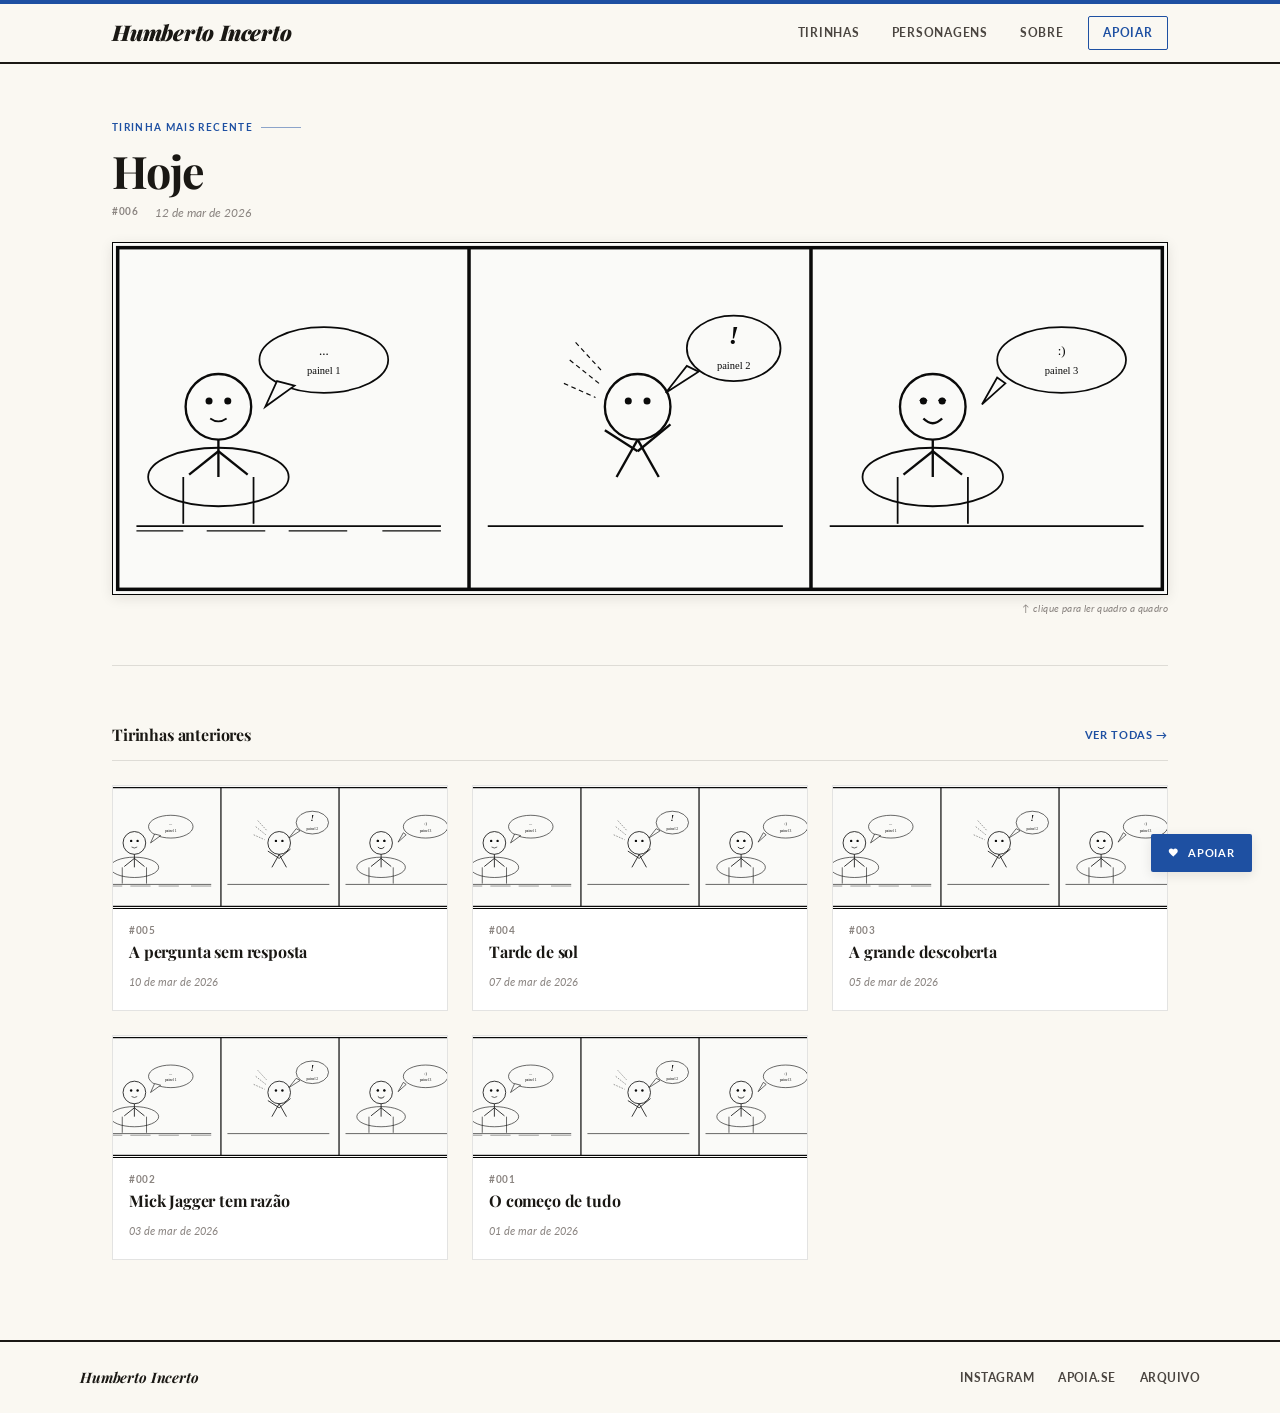
<file: index.html>
<!DOCTYPE html>
<html lang="pt-BR">
<head>
  <meta charset="UTF-8">
  <meta name="viewport" content="width=device-width, initial-scale=1.0">
  <meta name="description" content="Humberto Incerto — tirinha brasileira feita à mão.">
  <meta property="og:type" content="website">
  <meta property="og:title" content="Humberto Incerto">
  <meta property="og:description" content="Tirinha brasileira feita à mão.">
  <title>Humberto Incerto</title>
  <link rel="preconnect" href="https://fonts.googleapis.com">
  <link rel="preconnect" href="https://fonts.gstatic.com" crossorigin>
  <link href="https://fonts.googleapis.com/css2?family=Playfair+Display:ital,wght@0,400;0,700;0,900;1,400;1,700&family=Lato:ital,wght@0,300;0,400;0,700;1,300;1,400&display=swap" rel="stylesheet">
  <link rel="stylesheet" href="css/style.css">
</head>
<body data-page="home">

  <!-- ── Header / Masthead ── -->
  <header class="site-header" role="banner">
    <div class="header-inner">
      <a href="index.html" class="site-logo" aria-label="Humberto Incerto — página inicial">
        Humberto Incerto
      </a>
      <nav class="site-nav" aria-label="Navegação principal">
        <a href="arquivo.html" class="nav-link">Tirinhas</a>
        <a href="personagens.html" class="nav-link">Personagens</a>
        <a href="sobre.html" class="nav-link">Sobre</a>
        <a href="https://apoia.se/humbertoincerto" class="nav-link nav-apoiar" target="_blank" rel="noopener noreferrer">Apoiar</a>
      </nav>
    </div>
  </header>

  <!-- ── Conteúdo principal ── -->
  <main class="main-content">
    <div class="home-page">

      <!-- Estado de loading -->
      <div id="loading-state" class="loading-state" role="status" aria-live="polite">
        <div class="ink-loader" aria-hidden="true"></div>
        <span class="loading-text">Carregando...</span>
      </div>

      <!-- Estado de erro -->
      <div id="error-state" class="error-state" hidden>
        <h2>Ops.</h2>
        <p>Não foi possível carregar as tirinhas.</p>
      </div>

      <!-- ── Hero: tirinha mais recente em destaque ── -->
      <section id="hero-section" class="hero-section" hidden aria-label="Tirinha mais recente">
        <!-- Preenchido via JS -->
      </section>

      <!-- ── Grid: tirinhas anteriores ── -->
      <section id="grid-section" class="grid-section" hidden aria-label="Tirinhas anteriores">
        <h2 class="section-heading">
          Tirinhas anteriores
          <a href="arquivo.html">Ver todas →</a>
        </h2>
        <div id="strips-grid" class="strips-grid" aria-label="Grade de tirinhas"></div>

        <!-- Paginação do grid -->
        <nav id="grid-pagination" class="grid-pagination" hidden aria-label="Paginação">
          <button type="button" id="grid-prev" class="grid-page-btn disabled" aria-label="Página anterior">
            ← Anteriores
          </button>
          <span id="grid-page-info" class="grid-page-info" aria-live="polite"></span>
          <button type="button" id="grid-next" class="grid-page-btn" aria-label="Próxima página">
            Próximas →
          </button>
        </nav>
      </section>

    </div><!-- /.home-page -->
  </main>

  <!-- ── Botão fixo de apoio ── -->
  <a
    href="https://apoia.se/humbertoincerto"
    class="apoiar-btn"
    target="_blank"
    rel="noopener noreferrer"
    aria-label="Apoiar Humberto Incerto no Apoia.se"
  >
    <!-- Ícone de coração -->
    <svg viewBox="0 0 16 16" fill="currentColor" aria-hidden="true">
      <path d="M8 13.5l-1.1-1C3 9.1 1 7.3 1 5.2 1 3.4 2.4 2 4.2 2c1 0 2 .5 2.8 1.3.8-.8 1.8-1.3 2.8-1.3C11.6 2 13 3.4 13 5.2c0 2.1-2 3.9-5.9 7.3L8 13.5z"/>
    </svg>
    Apoiar
  </a>

  <!-- ── Footer ── -->
  <footer class="site-footer" role="contentinfo">
    <div class="footer-inner">
      <span class="footer-brand">Humberto Incerto</span>
      <div class="footer-links">
        <a href="https://instagram.com/humbertoincerto" class="footer-link" target="_blank" rel="noopener noreferrer">Instagram</a>
        <a href="https://apoia.se/humbertoincerto" class="footer-link" target="_blank" rel="noopener noreferrer">Apoia.se</a>
        <a href="arquivo.html" class="footer-link">Arquivo</a>
      </div>
    </div>
  </footer>

  <script src="js/app.js"></script>
</body>
</html>
</file>
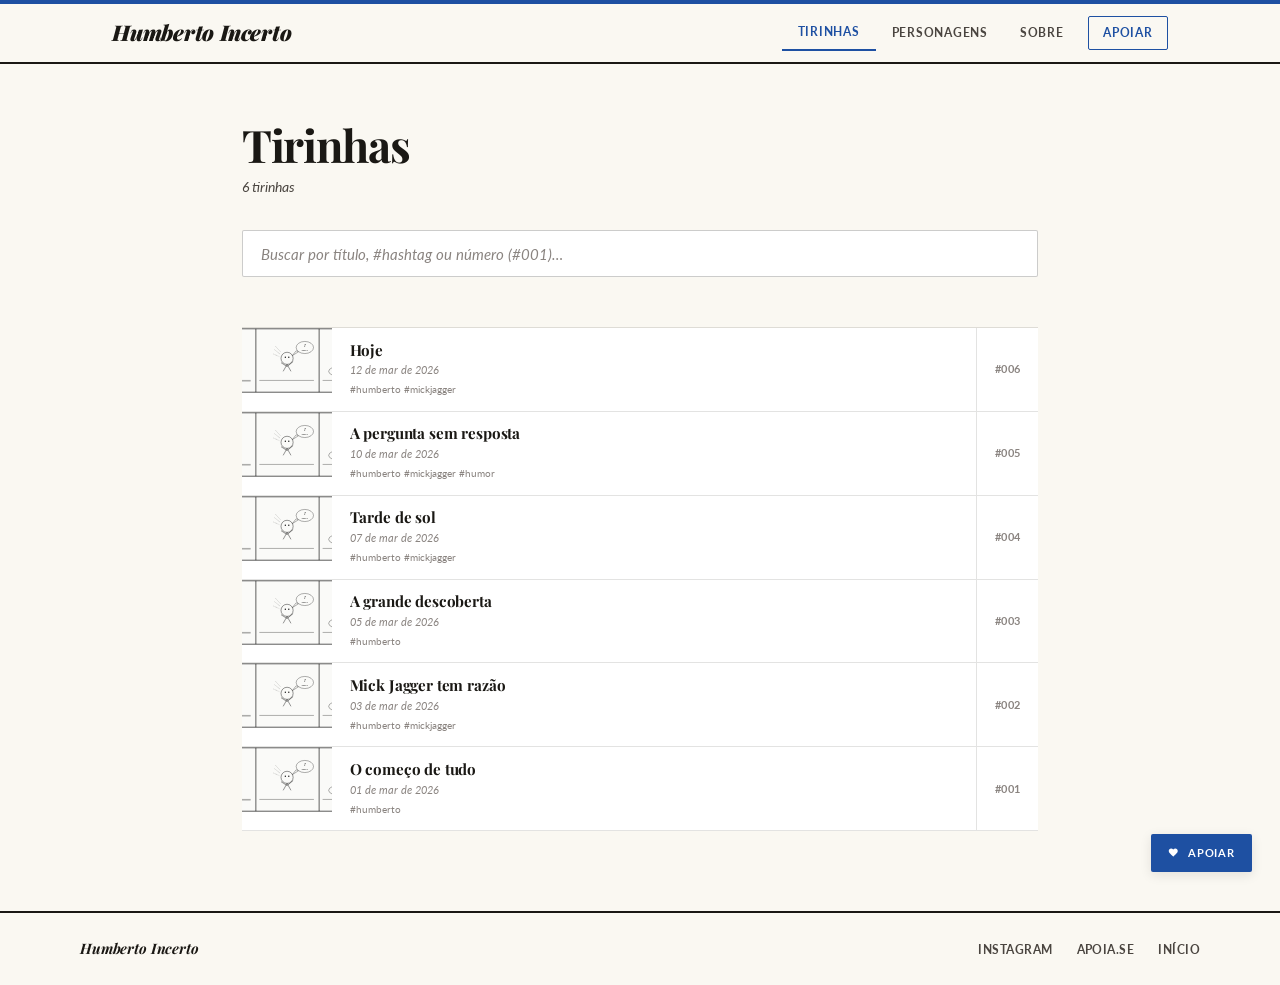
<file: arquivo.html>
<!DOCTYPE html>
<html lang="pt-BR">
<head>
  <meta charset="UTF-8">
  <meta name="viewport" content="width=device-width, initial-scale=1.0">
  <meta name="description" content="Todas as tirinhas de Humberto Incerto publicadas até hoje.">
  <title>Tirinhas — Humberto Incerto</title>
  <link rel="preconnect" href="https://fonts.googleapis.com">
  <link rel="preconnect" href="https://fonts.gstatic.com" crossorigin>
  <link href="https://fonts.googleapis.com/css2?family=Playfair+Display:ital,wght@0,400;0,700;0,900;1,400;1,700&family=Lato:ital,wght@0,300;0,400;0,700;1,300;1,400&display=swap" rel="stylesheet">
  <link rel="stylesheet" href="css/style.css">
</head>
<body data-page="archive">

  <!-- ── Header / Masthead ── -->
  <header class="site-header" role="banner">
    <div class="header-inner">
      <a href="index.html" class="site-logo" aria-label="Humberto Incerto — página inicial">
        Humberto Incerto
      </a>
      <nav class="site-nav" aria-label="Navegação principal">
        <a href="arquivo.html" class="nav-link active" aria-current="page">Tirinhas</a>
        <a href="personagens.html" class="nav-link">Personagens</a>
        <a href="sobre.html" class="nav-link">Sobre</a>
        <a href="https://apoia.se/humbertoincerto" class="nav-link nav-apoiar" target="_blank" rel="noopener noreferrer">Apoiar</a>
      </nav>
    </div>
  </header>

  <!-- ── Conteúdo principal ── -->
  <main class="main-content">
    <div class="archive-page">

      <!-- Cabeçalho da página -->
      <div class="page-header">
        <h1>Tirinhas</h1>
        <p class="page-subtitle" id="archive-total"></p>
      </div>

      <!-- Loading -->
      <div id="archive-loading" class="loading-state" role="status" aria-live="polite">
        <div class="ink-loader" aria-hidden="true"></div>
        <span class="loading-text">Carregando arquivo...</span>
      </div>

      <!-- Pesquisa -->
      <div class="archive-search-wrap">
        <input
          type="search"
          id="archive-search"
          class="archive-search"
          placeholder="Buscar por título, #hashtag ou número (#001)…"
          aria-label="Pesquisar tirinhas"
          autocomplete="off"
        >
        <p class="archive-search-results" id="archive-search-results" aria-live="polite"></p>
      </div>

      <!-- Lista de tirinhas -->
      <div id="archive-list" class="archive-list" aria-label="Todas as tirinhas"></div>

      <!-- Paginação -->
      <div id="archive-pagination" class="archive-pagination" hidden>
        <button type="button" id="page-prev" class="pagination-btn disabled" aria-label="Página anterior">
          ← Anterior
        </button>
        <span id="page-info" class="pagination-info"></span>
        <button type="button" id="page-next" class="pagination-btn" aria-label="Próxima página">
          Próxima →
        </button>
      </div>

    </div><!-- /.archive-page -->
  </main>

  <!-- ── Botão fixo de apoio ── -->
  <a
    href="https://apoia.se/humbertoincerto"
    class="apoiar-btn"
    target="_blank"
    rel="noopener noreferrer"
    aria-label="Apoiar Humberto Incerto no Apoia.se"
  >
    <svg viewBox="0 0 16 16" fill="currentColor" aria-hidden="true">
      <path d="M8 13.5l-1.1-1C3 9.1 1 7.3 1 5.2 1 3.4 2.4 2 4.2 2c1 0 2 .5 2.8 1.3.8-.8 1.8-1.3 2.8-1.3C11.6 2 13 3.4 13 5.2c0 2.1-2 3.9-5.9 7.3L8 13.5z"/>
    </svg>
    Apoiar
  </a>

  <!-- ── Footer ── -->
  <footer class="site-footer" role="contentinfo">
    <div class="footer-inner">
      <span class="footer-brand">Humberto Incerto</span>
      <div class="footer-links">
        <a href="https://instagram.com/humbertoincerto" class="footer-link" target="_blank" rel="noopener noreferrer">Instagram</a>
        <a href="https://apoia.se/humbertoincerto" class="footer-link" target="_blank" rel="noopener noreferrer">Apoia.se</a>
        <a href="index.html" class="footer-link">Início</a>
      </div>
    </div>
  </footer>

  <script src="js/app.js"></script>
</body>
</html>
</file>
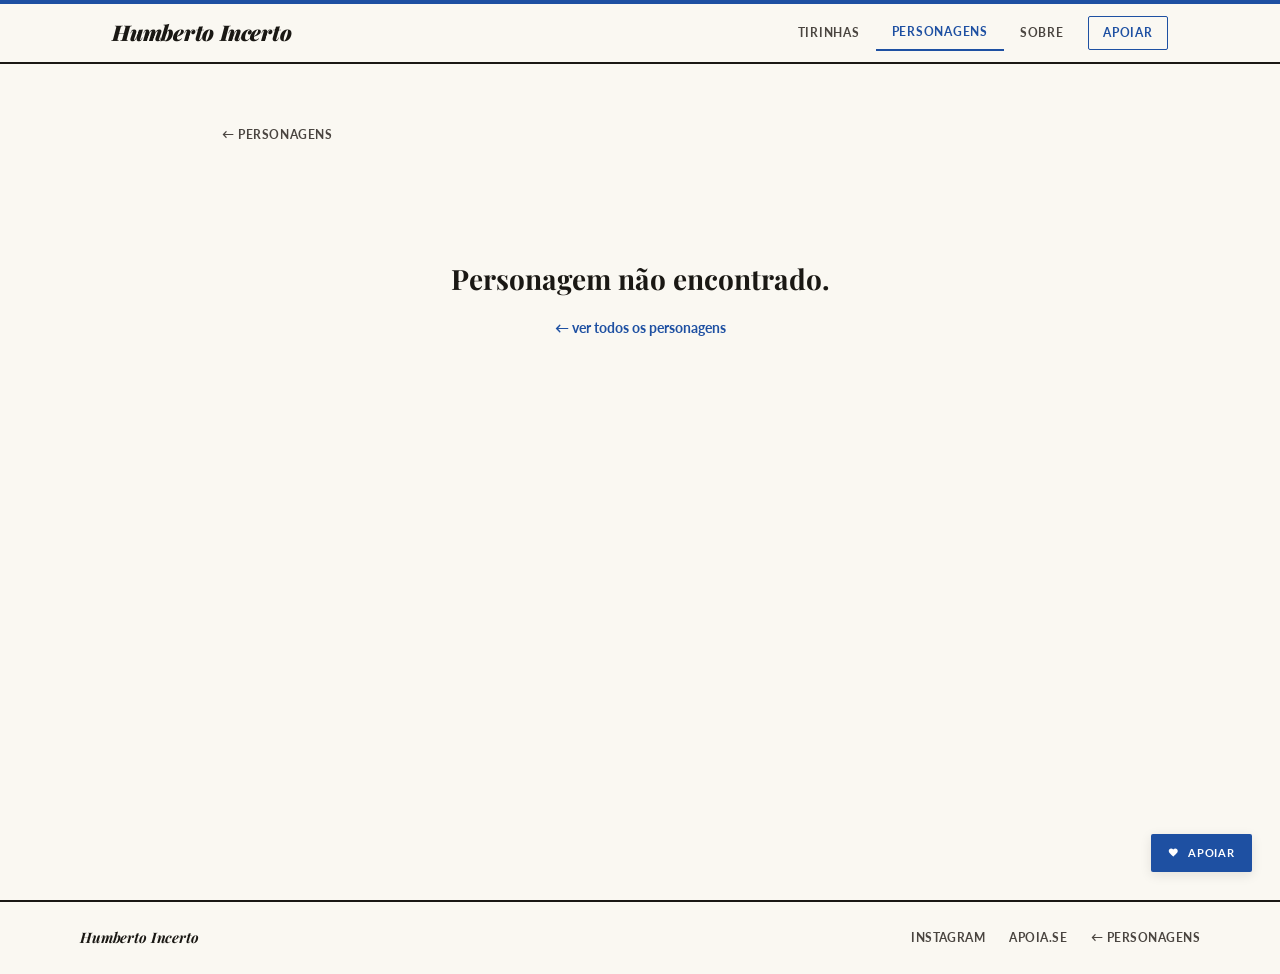
<file: personagem.html>
<!DOCTYPE html>
<html lang="pt-BR">
<head>
  <meta charset="UTF-8">
  <meta name="viewport" content="width=device-width, initial-scale=1.0">
  <meta name="description" content="Perfil do personagem — Humberto Incerto.">
  <title>Personagem — Humberto Incerto</title>
  <link rel="preconnect" href="https://fonts.googleapis.com">
  <link rel="preconnect" href="https://fonts.gstatic.com" crossorigin>
  <link href="https://fonts.googleapis.com/css2?family=Playfair+Display:ital,wght@0,400;0,700;0,900;1,400;1,700&family=Lato:ital,wght@0,300;0,400;0,700;1,300;1,400&display=swap" rel="stylesheet">
  <link rel="stylesheet" href="css/style.css">
</head>
<body data-page="personagem">

  <!-- ── Header / Masthead ── -->
  <header class="site-header" role="banner">
    <div class="header-inner">
      <a href="index.html" class="site-logo" aria-label="Humberto Incerto — página inicial">
        Humberto Incerto
      </a>
      <nav class="site-nav" aria-label="Navegação principal">
        <a href="arquivo.html" class="nav-link">Tirinhas</a>
        <a href="personagens.html" class="nav-link active" aria-current="page">Personagens</a>
        <a href="sobre.html" class="nav-link">Sobre</a>
        <a href="https://apoia.se/humbertoincerto" class="nav-link nav-apoiar" target="_blank" rel="noopener noreferrer">Apoiar</a>
      </nav>
    </div>
  </header>

  <!-- ── Conteúdo principal ── -->
  <main class="main-content">
    <div class="personagem-page">

      <!-- Botão voltar -->
      <a href="personagens.html" class="personagem-back" aria-label="Voltar para personagens">
        ← Personagens
      </a>

      <!-- Loading -->
      <div id="personagem-loading" class="loading-state" role="status" aria-live="polite">
        <div class="ink-loader" aria-hidden="true"></div>
        <span class="loading-text">Carregando...</span>
      </div>

      <!-- Conteúdo do personagem — preenchido via JS -->
      <div id="personagem-content" hidden>

        <div class="personagem-layout">

          <!-- Coluna da ilustração -->
          <div class="personagem-img-col" id="personagem-img-col">
            <!-- imagem inserida via JS -->
          </div>

          <!-- Coluna de informações -->
          <div class="personagem-info-col">

            <div class="personagem-nome" id="personagem-nome"></div>
            <div class="personagem-apelido" id="personagem-apelido"></div>

            <div class="personagem-section-label">Sobre o personagem</div>
            <p class="personagem-descricao" id="personagem-descricao"></p>

            <div class="personagem-section-label">Características</div>
            <div class="personagem-traits" id="personagem-traits"></div>

            <div class="personagem-hashtag" id="personagem-hashtag"></div>
            <div class="personagem-debut" id="personagem-debut"></div>

          </div><!-- /.personagem-info-col -->
        </div><!-- /.personagem-layout -->

      </div><!-- /#personagem-content -->

      <!-- Não encontrado -->
      <div id="personagem-not-found" class="personagem-not-found" hidden>
        <h2>Personagem não encontrado.</h2>
        <p><a href="personagens.html">← ver todos os personagens</a></p>
      </div>

    </div><!-- /.personagem-page -->
  </main>

  <!-- ── Botão fixo de apoio ── -->
  <a
    href="https://apoia.se/humbertoincerto"
    class="apoiar-btn"
    target="_blank"
    rel="noopener noreferrer"
    aria-label="Apoiar Humberto Incerto no Apoia.se"
  >
    <svg viewBox="0 0 16 16" fill="currentColor" aria-hidden="true">
      <path d="M8 13.5l-1.1-1C3 9.1 1 7.3 1 5.2 1 3.4 2.4 2 4.2 2c1 0 2 .5 2.8 1.3.8-.8 1.8-1.3 2.8-1.3C11.6 2 13 3.4 13 5.2c0 2.1-2 3.9-5.9 7.3L8 13.5z"/>
    </svg>
    Apoiar
  </a>

  <!-- ── Footer ── -->
  <footer class="site-footer" role="contentinfo">
    <div class="footer-inner">
      <span class="footer-brand">Humberto Incerto</span>
      <div class="footer-links">
        <a href="https://instagram.com/humbertoincerto" class="footer-link" target="_blank" rel="noopener noreferrer">Instagram</a>
        <a href="https://apoia.se/humbertoincerto" class="footer-link" target="_blank" rel="noopener noreferrer">Apoia.se</a>
        <a href="personagens.html" class="footer-link">← Personagens</a>
      </div>
    </div>
  </footer>

  <script src="js/app.js"></script>
</body>
</html>
</file>
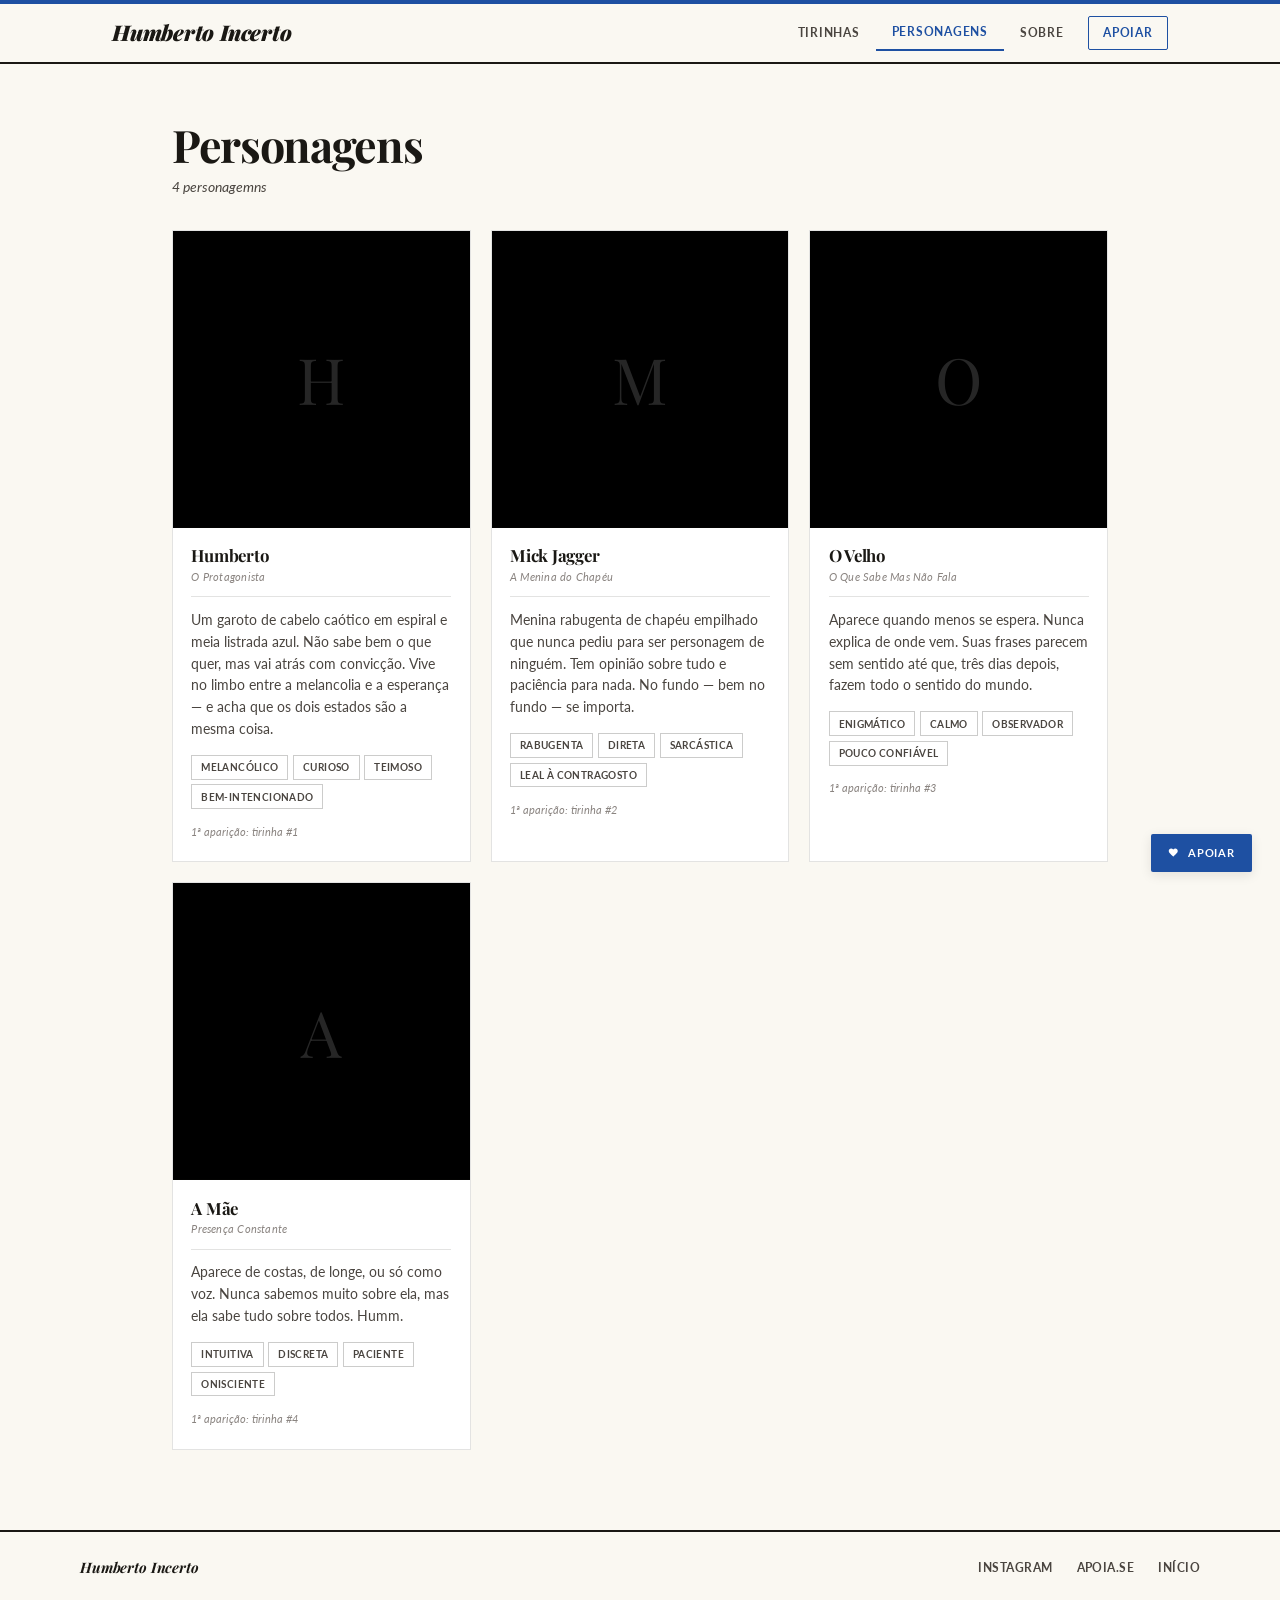
<file: personagens.html>
<!DOCTYPE html>
<html lang="pt-BR">
<head>
  <meta charset="UTF-8">
  <meta name="viewport" content="width=device-width, initial-scale=1.0">
  <meta name="description" content="Conheça os personagens de Humberto Incerto.">
  <title>Personagens — Humberto Incerto</title>
  <link rel="preconnect" href="https://fonts.googleapis.com">
  <link rel="preconnect" href="https://fonts.gstatic.com" crossorigin>
  <link href="https://fonts.googleapis.com/css2?family=Playfair+Display:ital,wght@0,400;0,700;0,900;1,400;1,700&family=Lato:ital,wght@0,300;0,400;0,700;1,300;1,400&display=swap" rel="stylesheet">
  <link rel="stylesheet" href="css/style.css">
</head>
<body data-page="personagens">

  <!-- ── Header / Masthead ── -->
  <header class="site-header" role="banner">
    <div class="header-inner">
      <a href="index.html" class="site-logo" aria-label="Humberto Incerto — página inicial">
        Humberto Incerto
      </a>
      <nav class="site-nav" aria-label="Navegação principal">
        <a href="arquivo.html" class="nav-link">Tirinhas</a>
        <a href="personagens.html" class="nav-link active" aria-current="page">Personagens</a>
        <a href="sobre.html" class="nav-link">Sobre</a>
        <a href="https://apoia.se/humbertoincerto" class="nav-link nav-apoiar" target="_blank" rel="noopener noreferrer">Apoiar</a>
      </nav>
    </div>
  </header>

  <!-- ── Conteúdo principal ── -->
  <main class="main-content">
    <div class="characters-page">

      <!-- Cabeçalho da página -->
      <div class="page-header">
        <h1>Personagens</h1>
        <p class="page-subtitle" id="characters-total"></p>
      </div>

      <!-- Loading -->
      <div id="characters-loading" class="loading-state" role="status" aria-live="polite">
        <div class="ink-loader" aria-hidden="true"></div>
        <span class="loading-text">Carregando personagens...</span>
      </div>

      <!-- Grid de personagens — preenchido via JS -->
      <div id="characters-grid" class="characters-grid" aria-label="Personagens de Humberto Incerto"></div>

    </div><!-- /.characters-page -->
  </main>

  <!-- ── Botão fixo de apoio ── -->
  <a
    href="https://apoia.se/humbertoincerto"
    class="apoiar-btn"
    target="_blank"
    rel="noopener noreferrer"
    aria-label="Apoiar Humberto Incerto no Apoia.se"
  >
    <svg viewBox="0 0 16 16" fill="currentColor" aria-hidden="true">
      <path d="M8 13.5l-1.1-1C3 9.1 1 7.3 1 5.2 1 3.4 2.4 2 4.2 2c1 0 2 .5 2.8 1.3.8-.8 1.8-1.3 2.8-1.3C11.6 2 13 3.4 13 5.2c0 2.1-2 3.9-5.9 7.3L8 13.5z"/>
    </svg>
    Apoiar
  </a>

  <!-- ── Footer ── -->
  <footer class="site-footer" role="contentinfo">
    <div class="footer-inner">
      <span class="footer-brand">Humberto Incerto</span>
      <div class="footer-links">
        <a href="https://instagram.com/humbertoincerto" class="footer-link" target="_blank" rel="noopener noreferrer">Instagram</a>
        <a href="https://apoia.se/humbertoincerto" class="footer-link" target="_blank" rel="noopener noreferrer">Apoia.se</a>
        <a href="index.html" class="footer-link">Início</a>
      </div>
    </div>
  </footer>

  <script src="js/app.js"></script>
</body>
</html>
</file>
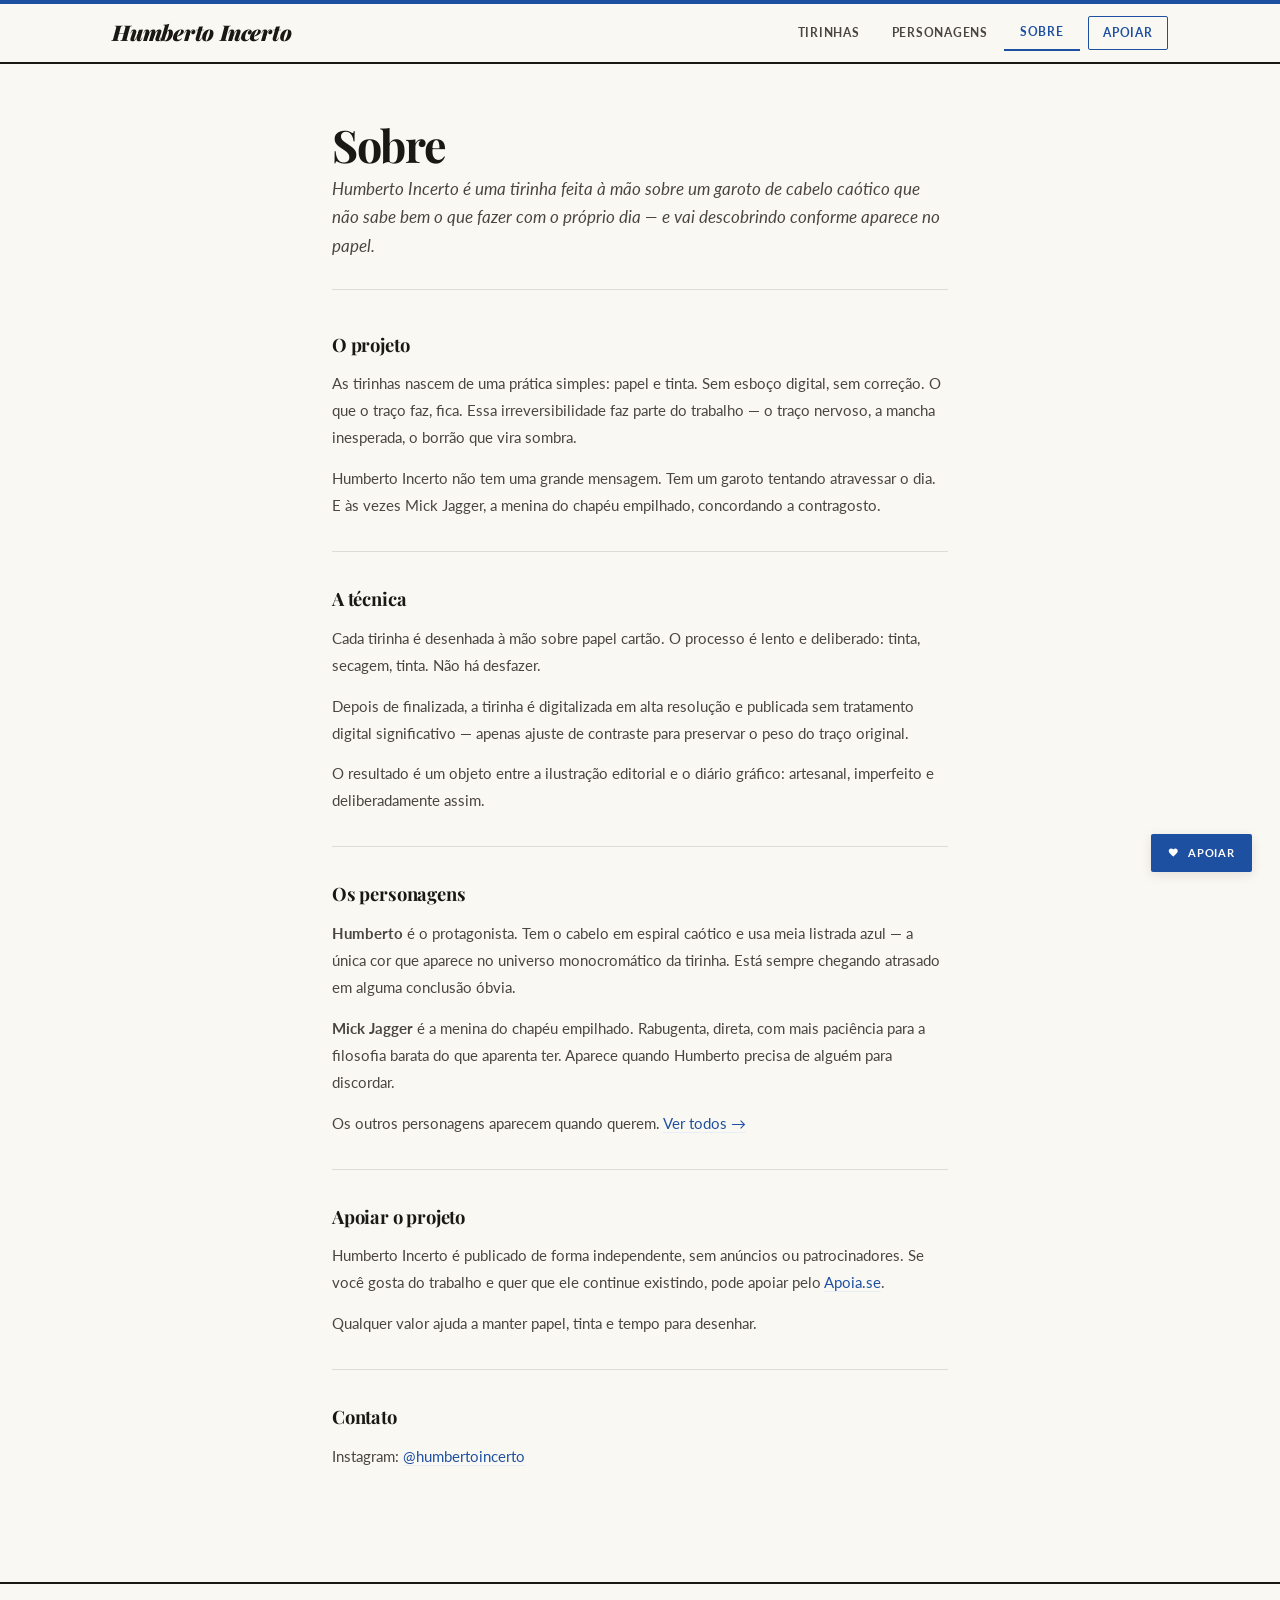
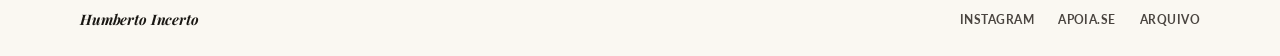
<file: sobre.html>
<!DOCTYPE html>
<html lang="pt-BR">
<head>
  <meta charset="UTF-8">
  <meta name="viewport" content="width=device-width, initial-scale=1.0">
  <meta name="description" content="Sobre Humberto Incerto — tirinha brasileira feita à mão.">
  <title>Sobre — Humberto Incerto</title>
  <link rel="preconnect" href="https://fonts.googleapis.com">
  <link rel="preconnect" href="https://fonts.gstatic.com" crossorigin>
  <link href="https://fonts.googleapis.com/css2?family=Playfair+Display:ital,wght@0,400;0,700;0,900;1,400;1,700&family=Lato:ital,wght@0,300;0,400;0,700;1,300;1,400&display=swap" rel="stylesheet">
  <link rel="stylesheet" href="css/style.css">
</head>
<body data-page="sobre">

  <!-- ── Header / Masthead ── -->
  <header class="site-header" role="banner">
    <div class="header-inner">
      <a href="index.html" class="site-logo" aria-label="Humberto Incerto — página inicial">
        Humberto Incerto
      </a>
      <nav class="site-nav" aria-label="Navegação principal">
        <a href="arquivo.html" class="nav-link">Tirinhas</a>
        <a href="personagens.html" class="nav-link">Personagens</a>
        <a href="sobre.html" class="nav-link active" aria-current="page">Sobre</a>
        <a href="https://apoia.se/humbertoincerto" class="nav-link nav-apoiar" target="_blank" rel="noopener noreferrer">Apoiar</a>
      </nav>
    </div>
  </header>

  <!-- ── Conteúdo principal ── -->
  <main class="main-content">
    <article class="sobre-page">

      <h1>Sobre</h1>
      <p class="sobre-intro">
        Humberto Incerto é uma tirinha feita à mão sobre um garoto de
        cabelo caótico que não sabe bem o que fazer com o próprio dia —
        e vai descobrindo conforme aparece no papel.
      </p>

      <section class="sobre-section">
        <h2>O projeto</h2>
        <p>
          As tirinhas nascem de uma prática simples: papel e tinta.
          Sem esboço digital, sem correção. O que o traço faz, fica.
          Essa irreversibilidade faz parte do trabalho — o traço nervoso,
          a mancha inesperada, o borrão que vira sombra.
        </p>
        <p>
          Humberto Incerto não tem uma grande mensagem. Tem um garoto
          tentando atravessar o dia. E às vezes Mick Jagger, a menina do
          chapéu empilhado, concordando a contragosto.
        </p>
      </section>

      <hr class="sobre-divider">

      <section class="sobre-section">
        <h2>A técnica</h2>
        <p>
          Cada tirinha é desenhada à mão sobre papel cartão.
          O processo é lento e deliberado: tinta, secagem, tinta.
          Não há desfazer.
        </p>
        <p>
          Depois de finalizada, a tirinha é digitalizada em alta resolução
          e publicada sem tratamento digital significativo — apenas ajuste
          de contraste para preservar o peso do traço original.
        </p>
        <p>
          O resultado é um objeto entre a ilustração editorial e o diário
          gráfico: artesanal, imperfeito e deliberadamente assim.
        </p>
      </section>

      <hr class="sobre-divider">

      <section class="sobre-section">
        <h2>Os personagens</h2>
        <p>
          <strong>Humberto</strong> é o protagonista. Tem o cabelo em
          espiral caótico e usa meia listrada azul — a única cor que
          aparece no universo monocromático da tirinha. Está sempre
          chegando atrasado em alguma conclusão óbvia.
        </p>
        <p>
          <strong>Mick Jagger</strong> é a menina do chapéu empilhado.
          Rabugenta, direta, com mais paciência para a filosofia barata
          do que aparenta ter. Aparece quando Humberto precisa de alguém
          para discordar.
        </p>
        <p>
          Os outros personagens aparecem quando querem.
          <a href="personagens.html">Ver todos →</a>
        </p>
      </section>

      <hr class="sobre-divider">

      <section class="sobre-section">
        <h2>Apoiar o projeto</h2>
        <p>
          Humberto Incerto é publicado de forma independente, sem anúncios
          ou patrocinadores. Se você gosta do trabalho e quer que ele
          continue existindo, pode apoiar pelo
          <a href="https://apoia.se/humbertoincerto" target="_blank" rel="noopener noreferrer">Apoia.se</a>.
        </p>
        <p>
          Qualquer valor ajuda a manter papel, tinta e tempo para desenhar.
        </p>
      </section>

      <hr class="sobre-divider">

      <section class="sobre-section">
        <h2>Contato</h2>
        <p>
          Instagram:
          <a href="https://instagram.com/humbertoincerto" target="_blank" rel="noopener noreferrer">@humbertoincerto</a>
        </p>
      </section>

    </article>
  </main>

  <!-- ── Botão fixo de apoio ── -->
  <a
    href="https://apoia.se/humbertoincerto"
    class="apoiar-btn"
    target="_blank"
    rel="noopener noreferrer"
    aria-label="Apoiar Humberto Incerto no Apoia.se"
  >
    <svg viewBox="0 0 16 16" fill="currentColor" aria-hidden="true">
      <path d="M8 13.5l-1.1-1C3 9.1 1 7.3 1 5.2 1 3.4 2.4 2 4.2 2c1 0 2 .5 2.8 1.3.8-.8 1.8-1.3 2.8-1.3C11.6 2 13 3.4 13 5.2c0 2.1-2 3.9-5.9 7.3L8 13.5z"/>
    </svg>
    Apoiar
  </a>

  <!-- ── Footer ── -->
  <footer class="site-footer" role="contentinfo">
    <div class="footer-inner">
      <span class="footer-brand">Humberto Incerto</span>
      <div class="footer-links">
        <a href="https://instagram.com/humbertoincerto" class="footer-link" target="_blank" rel="noopener noreferrer">Instagram</a>
        <a href="https://apoia.se/humbertoincerto" class="footer-link" target="_blank" rel="noopener noreferrer">Apoia.se</a>
        <a href="arquivo.html" class="footer-link">Arquivo</a>
      </div>
    </div>
  </footer>

  <script src="js/app.js"></script>
</body>
</html>
</file>
<file: css/style.css>
/* =============================================
   HUMBERTO INCERTO — CSS
   Identidade Editorial · Artesanal & Moderno
   Referências: The New Yorker, Peanuts.com,
   quadrinistas independentes europeus
   ============================================= */

/* ── Fontes do Google Fonts ──
   Playfair Display: títulos, logotipo, elementos editoriais
   Lato: corpo de texto, nav, legendas                        */
@import url('https://fonts.googleapis.com/css2?family=Playfair+Display:ital,wght@0,400;0,700;0,900;1,400;1,700&family=Lato:ital,wght@0,300;0,400;0,700;1,300;1,400&display=swap');

/* ── Reset & Base ── */
*, *::before, *::after {
  box-sizing: border-box;
  margin: 0;
  padding: 0;
}

[hidden] { display: none !important; }

/* ── Variáveis de design ── */
:root {
  /* Paleta principal */
  --bg:             #faf8f2;   /* creme — fundo principal */
  --bg-secondary:   #f2efe5;   /* creme mais escuro — cards, hover */
  --bg-card:        #ffffff;
  --text-primary:   #1a1814;   /* quase-preto com leve tom quente */
  --text-secondary: #4a4540;
  --text-tertiary:  #8a8480;
  --border-color:   rgba(26, 24, 20, 0.12);
  --border-medium:  rgba(26, 24, 20, 0.22);
  --black:          #1a1814;

  /* Azul cobalto — as meias do Humberto */
  --accent:         #1e50a2;
  --accent-dark:    #163b7a;
  --accent-light:   #e8eef8;

  /* Tipografia */
  --font-serif: 'Playfair Display', Georgia, 'Times New Roman', serif;
  --font-sans:  'Lato', 'Helvetica Neue', Arial, sans-serif;

  /* Bordas: editorial, angulosas */
  --radius-xs: 2px;
  --radius-sm: 3px;
  --radius-md: 4px;
  --radius-lg: 4px;
  --radius-xl: 6px;

  /* Transições */
  --transition:      0.2s ease;
  --transition-fast: 0.12s ease;

  /* Sombras: discretas, sem exagero */
  --shadow-sm: 0 1px 4px rgba(26, 24, 20, 0.08);
  --shadow-md: 0 3px 12px rgba(26, 24, 20, 0.10);
  --shadow-lg: 0 6px 24px rgba(26, 24, 20, 0.12);
}

html {
  font-size: 16px;
  -webkit-font-smoothing: antialiased;
  -moz-osx-font-smoothing: grayscale;
  scroll-behavior: smooth;
}

body {
  background-color: var(--bg);
  color: var(--text-primary);
  font-family: var(--font-sans);
  line-height: 1.65;
  min-height: 100vh;
  overflow-x: hidden;
}

/* Seleção de texto com azul cobalto */
::selection {
  background: rgba(30, 80, 162, 0.18);
  color: var(--text-primary);
}

/* ─────────────────────────────────────────────
   HEADER / MASTHEAD
   Inspiração: cabeçalho de jornal independente
   ───────────────────────────────────────────── */
.site-header {
  position: fixed;
  top: 0;
  left: 0;
  right: 0;
  z-index: 100;
  background: var(--bg);
  border-bottom: 2px solid var(--black);
}

/* Linha dupla no topo — detalhe gráfico editorial */
.site-header::before {
  content: '';
  display: block;
  height: 4px;
  background: var(--accent);
}

.header-inner {
  display: flex;
  align-items: center;
  justify-content: space-between;
  padding: 0 2rem;
  height: 58px;
  max-width: 1120px;
  margin: 0 auto;
}

/* Logo em serif forte */
.site-logo {
  font-family: var(--font-serif);
  font-size: 1.35rem;
  font-weight: 900;
  color: var(--text-primary);
  text-decoration: none;
  letter-spacing: -0.01em;
  line-height: 1;
  transition: color var(--transition-fast);
  font-style: italic;
}

.site-logo:hover { color: var(--accent); }

/* Navegação limpa */
.site-nav {
  display: flex;
  gap: 0;
  align-items: center;
}

.nav-link {
  display: inline-block;
  font-family: var(--font-sans);
  font-size: 0.78rem;
  font-weight: 700;
  letter-spacing: 0.06em;
  text-transform: uppercase;
  text-decoration: none;
  color: var(--text-secondary);
  padding: 0.45rem 1rem;
  transition: color var(--transition-fast), background var(--transition-fast);
}

.nav-link:hover {
  color: var(--text-primary);
}

.nav-link.active {
  color: var(--accent);
  border-bottom: 2px solid var(--accent);
}

/* Link "Apoiar" — destaque no nav */
.nav-link.nav-apoiar {
  color: var(--accent);
  border: 1.5px solid var(--accent);
  border-radius: var(--radius-xs);
  padding: 0.38rem 0.9rem;
  margin-left: 0.5rem;
  transition: background var(--transition-fast), color var(--transition-fast);
}

.nav-link.nav-apoiar:hover {
  background: var(--accent);
  color: #ffffff;
}

/* Dateline abaixo do header — data e tagline */
.header-dateline {
  display: flex;
  align-items: center;
  justify-content: center;
  padding: 0.28rem 2rem;
  font-size: 0.6rem;
  letter-spacing: 0.1em;
  color: var(--text-tertiary);
  text-transform: uppercase;
  font-family: var(--font-sans);
  font-weight: 400;
  border-top: 1px solid var(--border-color);
  background: var(--bg);
}

.header-dateline-rule {
  flex: 1;
  height: 1px;
  background: var(--border-color);
  margin: 0 0.75rem;
  max-width: 60px;
}

/* ─────────────────────────────────────────────
   LAYOUT PRINCIPAL
   ───────────────────────────────────────────── */
.main-content {
  padding-top: 5rem; /* compensa header fixo */
  min-height: 100vh;
}

/* ─────────────────────────────────────────────
   PÁGINA INICIAL — Hero + Grid
   ───────────────────────────────────────────── */
.home-page {
  max-width: 1120px;
  margin: 0 auto;
  padding: 2.5rem 2rem 5rem;
}

/* ── Hero: Tirinha em Destaque ── */
.hero-section {
  margin-bottom: 3.5rem;
  padding-bottom: 3rem;
  border-bottom: 1px solid var(--border-color);
  animation: fadeUp 0.5s ease both;
}

.hero-eyebrow {
  font-size: 0.6rem;
  font-weight: 700;
  letter-spacing: 0.14em;
  text-transform: uppercase;
  color: var(--accent);
  font-family: var(--font-sans);
  margin-bottom: 0.6rem;
  display: flex;
  align-items: center;
  gap: 0.5rem;
}

.hero-eyebrow::after {
  content: '';
  flex: 1;
  max-width: 40px;
  height: 1px;
  background: var(--accent);
  opacity: 0.5;
}

/* Título do hero em serif grande */
.hero-title {
  font-family: var(--font-serif);
  font-size: clamp(1.8rem, 4vw, 2.8rem);
  font-weight: 700;
  letter-spacing: -0.02em;
  line-height: 1.15;
  color: var(--text-primary);
  margin-bottom: 0.35rem;
}

.hero-meta {
  display: flex;
  align-items: center;
  gap: 1rem;
  margin-bottom: 1.25rem;
}

.hero-num {
  font-size: 0.65rem;
  font-weight: 700;
  letter-spacing: 0.06em;
  color: var(--text-tertiary);
  font-family: var(--font-sans);
  text-transform: uppercase;
}

.hero-date {
  font-size: 0.72rem;
  color: var(--text-tertiary);
  font-family: var(--font-sans);
  font-style: italic;
}

/* Frame da tirinha hero */
.hero-frame {
  position: relative;
  background: #000000;
  overflow: hidden;
  cursor: pointer;
  border: 1px solid var(--border-medium);
  box-shadow: var(--shadow-md);
  transition: box-shadow var(--transition);
}

.hero-frame:hover {
  box-shadow: var(--shadow-lg);
}

.hero-frame img {
  display: block;
  width: 100%;
  height: auto;
  object-fit: contain;
  pointer-events: none;
  user-select: none;
  -webkit-user-select: none;
  -webkit-user-drag: none;
}

/* Overlay anti-drag */
.hero-frame::after {
  content: '';
  position: absolute;
  inset: 0;
  z-index: 2;
  background: transparent;
}

/* Dica de leitura */
.hero-hint {
  text-align: right;
  font-size: 0.6rem;
  letter-spacing: 0.04em;
  color: var(--text-tertiary);
  margin-top: 0.4rem;
  font-style: italic;
  font-family: var(--font-sans);
}

@media (hover: none) {
  .hero-hint { display: none; }
}

/* Comentário do autor */
.hero-comment {
  margin-top: 1.1rem;
  padding: 0.9rem 1.2rem;
  border-left: 3px solid var(--accent);
  background: var(--accent-light);
  font-style: italic;
  font-size: 0.9rem;
  color: var(--text-secondary);
  line-height: 1.65;
  font-family: var(--font-sans);
}

/* ── Grid de tirinhas anteriores ── */
.grid-section {
  animation: fadeUp 0.5s ease both 0.15s;
}

.section-heading {
  font-family: var(--font-serif);
  font-size: 1rem;
  font-weight: 700;
  letter-spacing: -0.01em;
  color: var(--text-primary);
  margin-bottom: 1.5rem;
  padding-bottom: 0.75rem;
  border-bottom: 1px solid var(--border-color);
  display: flex;
  align-items: center;
  justify-content: space-between;
}

.section-heading a {
  font-family: var(--font-sans);
  font-size: 0.7rem;
  font-weight: 700;
  letter-spacing: 0.06em;
  text-transform: uppercase;
  color: var(--accent);
  text-decoration: none;
  transition: opacity var(--transition-fast);
}

.section-heading a:hover { opacity: 0.7; }

/* Grade de 3 colunas */
.strips-grid {
  display: grid;
  grid-template-columns: repeat(3, 1fr);
  gap: 1.5rem;
}

/* Card da grade */
.strip-card {
  background: var(--bg-card);
  border: 1px solid var(--border-color);
  cursor: pointer;
  transition: transform var(--transition), box-shadow var(--transition),
              border-color var(--transition);
  text-decoration: none;
  color: var(--text-primary);
  display: block;
}

.strip-card:hover {
  transform: translateY(-3px);
  box-shadow: var(--shadow-md);
  border-color: var(--border-medium);
}

.strip-card:active {
  transform: translateY(0);
}

.strip-card-img {
  aspect-ratio: 3 / 1.1;
  overflow: hidden;
  background: #000;
  border-bottom: 1px solid var(--border-color);
}

.strip-card-img img {
  width: 100%;
  height: 100%;
  object-fit: cover;
  display: block;
  pointer-events: none;
  user-select: none;
  -webkit-user-drag: none;
  transition: opacity var(--transition);
}

.strip-card:hover .strip-card-img img {
  opacity: 0.7;
}

.strip-card-body {
  padding: 0.85rem 1rem 1rem;
}

.strip-card-num {
  font-size: 0.6rem;
  font-weight: 700;
  letter-spacing: 0.06em;
  text-transform: uppercase;
  color: var(--text-tertiary);
  font-family: var(--font-sans);
  margin-bottom: 0.25rem;
}

.strip-card-title {
  font-family: var(--font-serif);
  font-size: 1rem;
  font-weight: 700;
  line-height: 1.25;
  letter-spacing: -0.01em;
  color: var(--text-primary);
  margin-bottom: 0.3rem;
}

.strip-card-date {
  font-size: 0.68rem;
  color: var(--text-tertiary);
  font-style: italic;
  font-family: var(--font-sans);
}

/* Paginação do grid */
.grid-pagination {
  display: flex;
  align-items: center;
  justify-content: center;
  gap: 1rem;
  margin-top: 3rem;
  padding-top: 1.5rem;
  border-top: 1px solid var(--border-color);
}

.grid-page-btn {
  font-family: var(--font-sans);
  font-size: 0.72rem;
  font-weight: 700;
  letter-spacing: 0.06em;
  text-transform: uppercase;
  color: var(--text-primary);
  background: none;
  border: 1.5px solid var(--border-medium);
  padding: 0.52rem 1.2rem;
  cursor: pointer;
  transition: background var(--transition-fast), color var(--transition-fast),
              border-color var(--transition-fast);
}

.grid-page-btn:hover {
  background: var(--text-primary);
  color: var(--bg);
  border-color: var(--text-primary);
}

.grid-page-btn:disabled,
.grid-page-btn.disabled {
  opacity: 0.3;
  pointer-events: none;
}

.grid-page-info {
  font-size: 0.72rem;
  color: var(--text-tertiary);
  font-family: var(--font-sans);
}

/* ── Loading state ── */
.loading-state {
  display: flex;
  flex-direction: column;
  align-items: center;
  justify-content: center;
  padding: 5rem 2rem;
  gap: 1.25rem;
}

.ink-loader {
  width: 24px;
  height: 24px;
  border: 2px solid var(--border-color);
  border-top-color: var(--accent);
  border-radius: 50%;
  animation: spin 0.8s linear infinite;
}

@keyframes spin {
  to { transform: rotate(360deg); }
}

.loading-text {
  font-size: 0.65rem;
  letter-spacing: 0.08em;
  text-transform: uppercase;
  color: var(--text-tertiary);
  font-family: var(--font-sans);
}

/* ── Error state ── */
.error-state {
  text-align: center;
  padding: 5rem 2rem;
}

.error-state h2 {
  font-family: var(--font-serif);
  font-size: 2rem;
  font-weight: 700;
  margin-bottom: 0.75rem;
  color: var(--text-primary);
}

.error-state p {
  color: var(--text-secondary);
  font-size: 0.9rem;
}

/* ─────────────────────────────────────────────
   LIGHTBOX — CARROSSEL DE QUADROS
   Cada painel da tirinha é uma imagem navegável
   ───────────────────────────────────────────── */
.lightbox-overlay {
  position: fixed;
  inset: 0;
  background: rgba(10, 8, 5, 0.94);
  z-index: 10000;
  display: flex;
  align-items: center;
  justify-content: center;
  opacity: 0;
  visibility: hidden;
  transition: opacity 0.25s ease, visibility 0.25s ease;
}

.lightbox-overlay.active {
  opacity: 1;
  visibility: visible;
}

/* Wrapper interno do carrossel */
.lightbox-inner {
  position: relative;
  display: flex;
  flex-direction: column;
  align-items: center;
  max-width: 96vw;
  max-height: 96vh;
}

.lightbox-img-wrap {
  max-width: 92vw;
  max-height: 82vh;
  overflow: auto;
  touch-action: pan-x pan-y pinch-zoom;
  display: flex;
  align-items: center;
  justify-content: center;
  -webkit-overflow-scrolling: touch;
}

.lightbox-img-wrap img {
  max-width: 92vw;
  max-height: 80vh;
  width: auto;
  height: auto;
  object-fit: contain;
  display: block;
  pointer-events: none;
  user-select: none;
  -webkit-user-select: none;
  -webkit-user-drag: none;
  animation: lightboxIn 0.2s ease both;
}

@keyframes lightboxIn {
  from { opacity: 0; transform: scale(0.97); }
  to   { opacity: 1; transform: scale(1); }
}

/* Botão fechar */
.lightbox-close {
  position: fixed;
  top: 1.25rem;
  right: 1.25rem;
  width: 34px;
  height: 34px;
  background: rgba(255, 255, 255, 0.1);
  border: 1px solid rgba(255, 255, 255, 0.2);
  border-radius: 50%;
  color: #ffffff;
  font-size: 0.85rem;
  display: flex;
  align-items: center;
  justify-content: center;
  cursor: pointer;
  z-index: 10001;
  transition: background var(--transition-fast);
  font-family: var(--font-sans);
}

.lightbox-close:hover {
  background: rgba(255, 255, 255, 0.22);
}

/* Controles de navegação dos quadros */
.lightbox-controls {
  display: flex;
  align-items: center;
  gap: 1.25rem;
  margin-top: 1.25rem;
}

.lightbox-btn {
  font-family: var(--font-sans);
  font-size: 0.7rem;
  font-weight: 700;
  letter-spacing: 0.08em;
  text-transform: uppercase;
  color: rgba(255, 255, 255, 0.7);
  background: rgba(255, 255, 255, 0.08);
  border: 1px solid rgba(255, 255, 255, 0.15);
  padding: 0.45rem 1rem;
  cursor: pointer;
  transition: color var(--transition-fast), background var(--transition-fast);
}

.lightbox-btn:hover {
  color: #ffffff;
  background: rgba(255, 255, 255, 0.16);
}

.lightbox-btn:disabled {
  opacity: 0.25;
  pointer-events: none;
}

/* Contador "quadro 1 / 3" */
.lightbox-counter {
  font-size: 0.65rem;
  letter-spacing: 0.08em;
  color: rgba(255, 255, 255, 0.45);
  font-family: var(--font-sans);
  text-transform: uppercase;
  min-width: 60px;
  text-align: center;
}

/* Título da tirinha no lightbox */
.lightbox-title {
  font-family: var(--font-serif);
  font-size: 1rem;
  font-weight: 700;
  color: rgba(255, 255, 255, 0.85);
  text-align: center;
  margin-top: 0.75rem;
  font-style: italic;
}

/* Setas laterais — navegação entre tirinhas no lightbox */
.lightbox-strip-prev,
.lightbox-strip-next {
  position: fixed;
  top: 50%;
  transform: translateY(-50%);
  width: 48px;
  height: 48px;
  background: rgba(255, 255, 255, 0.08);
  border: 1px solid rgba(255, 255, 255, 0.15);
  border-radius: 50%;
  color: rgba(255, 255, 255, 0.7);
  font-size: 1.5rem;
  line-height: 1;
  display: flex;
  align-items: center;
  justify-content: center;
  cursor: pointer;
  z-index: 10001;
  transition: background var(--transition-fast), color var(--transition-fast);
  font-family: var(--font-sans);
}

.lightbox-strip-prev { left: 1rem; }
.lightbox-strip-next { right: 1rem; }

.lightbox-strip-prev:hover,
.lightbox-strip-next:hover {
  background: rgba(255, 255, 255, 0.18);
  color: #ffffff;
}

.lightbox-strip-prev:disabled,
.lightbox-strip-next:disabled {
  opacity: 0.2;
  pointer-events: none;
}

@media (max-width: 560px) {
  .lightbox-strip-prev { left: 0.4rem; width: 40px; height: 40px; }
  .lightbox-strip-next { right: 0.4rem; width: 40px; height: 40px; }
}

/* Caption discreta */
.lightbox-caption {
  position: fixed;
  bottom: 1.25rem;
  left: 50%;
  transform: translateX(-50%);
  font-size: 0.58rem;
  letter-spacing: 0.1em;
  text-transform: uppercase;
  color: rgba(255, 255, 255, 0.28);
  white-space: nowrap;
  pointer-events: none;
  font-family: var(--font-sans);
}

/* ─────────────────────────────────────────────
   PÁGINA DE ARQUIVO — Lista de Tirinhas
   ───────────────────────────────────────────── */
.archive-page {
  max-width: 860px;
  margin: 0 auto;
  padding: 2.5rem 2rem 5rem;
}

.page-header {
  margin-bottom: 2rem;
  animation: fadeUp 0.4s ease both;
}

@keyframes fadeUp {
  from { opacity: 0; transform: translateY(16px); }
  to   { opacity: 1; transform: translateY(0); }
}

/* Título de página em serif */
.page-header h1 {
  font-family: var(--font-serif);
  font-size: clamp(1.8rem, 5vw, 2.8rem);
  font-weight: 700;
  letter-spacing: -0.03em;
  line-height: 1.1;
  color: var(--text-primary);
}

.page-subtitle {
  margin-top: 0.4rem;
  font-size: 0.85rem;
  color: var(--text-secondary);
  font-style: italic;
  font-family: var(--font-sans);
}

/* Barra de pesquisa */
.archive-search-wrap {
  margin-bottom: 1.75rem;
  animation: fadeUp 0.4s ease both 0.1s;
}

.archive-search {
  width: 100%;
  padding: 0.85rem 1.1rem;
  border: 1.5px solid var(--border-medium);
  background: var(--bg-card);
  font-family: var(--font-sans);
  font-size: 0.92rem;
  color: var(--text-primary);
  outline: none;
  transition: border-color var(--transition);
  border-radius: var(--radius-xs);
  -webkit-appearance: none;
  appearance: none;
}

.archive-search::placeholder {
  color: var(--text-tertiary);
  font-style: italic;
}

.archive-search:focus {
  border-color: var(--accent);
}

.archive-search::-webkit-search-cancel-button,
.archive-search::-webkit-search-decoration {
  -webkit-appearance: none;
}

.archive-search-results {
  font-size: 0.7rem;
  color: var(--text-tertiary);
  font-style: italic;
  margin-top: 0.5rem;
  min-height: 1.2em;
  font-family: var(--font-sans);
}

/* Lista do arquivo */
.archive-list {
  display: flex;
  flex-direction: column;
  gap: 0;
  animation: fadeUp 0.4s ease both 0.15s;
  border-top: 1px solid var(--border-color);
}

.archive-item {
  display: grid;
  grid-template-columns: 90px 1fr auto;
  gap: 0;
  text-decoration: none;
  color: var(--text-primary);
  background: var(--bg-card);
  border-bottom: 1px solid var(--border-color);
  transition: background var(--transition-fast), color var(--transition-fast);
  overflow: hidden;
  cursor: pointer;
}

.archive-item:hover {
  background: var(--text-primary);
  color: #ffffff;
}

.archive-item-img {
  width: 90px;
  height: 65px;
  overflow: hidden;
  flex-shrink: 0;
  background: #000;
}

.archive-item-img img {
  width: 100%;
  height: 100%;
  object-fit: cover;
  display: block;
  transition: opacity var(--transition);
}

.archive-item:hover .archive-item-img img {
  opacity: 0.2;
}

.archive-item-body {
  padding: 0.8rem 1.1rem;
  display: flex;
  flex-direction: column;
  justify-content: center;
  min-width: 0;
}

.archive-item-title {
  font-family: var(--font-serif);
  font-size: 0.95rem;
  font-weight: 700;
  line-height: 1.25;
  white-space: nowrap;
  overflow: hidden;
  text-overflow: ellipsis;
  letter-spacing: -0.01em;
}

.archive-item-date {
  font-size: 0.7rem;
  color: var(--text-tertiary);
  font-style: italic;
  margin-top: 0.12rem;
  font-family: var(--font-sans);
}

.archive-item:hover .archive-item-date {
  color: rgba(255, 255, 255, 0.5);
}

.archive-item-hashtags {
  font-size: 0.62rem;
  color: var(--text-tertiary);
  margin-top: 0.1rem;
  font-family: var(--font-sans);
}

.archive-item:hover .archive-item-hashtags {
  color: rgba(255, 255, 255, 0.4);
}

.archive-item-num {
  padding: 0 1.1rem;
  display: flex;
  align-items: center;
  font-size: 0.7rem;
  color: var(--text-tertiary);
  white-space: nowrap;
  font-weight: 700;
  letter-spacing: 0.04em;
  border-left: 1px solid var(--border-color);
  font-family: var(--font-sans);
}

.archive-item:hover .archive-item-num {
  color: rgba(255, 255, 255, 0.4);
  border-left-color: rgba(255, 255, 255, 0.1);
}

/* Paginação do arquivo */
.archive-pagination {
  display: flex;
  align-items: center;
  justify-content: center;
  gap: 1rem;
  margin-top: 2.5rem;
}

.pagination-btn {
  font-family: var(--font-sans);
  font-size: 0.7rem;
  font-weight: 700;
  letter-spacing: 0.06em;
  text-transform: uppercase;
  color: var(--text-primary);
  background: none;
  border: 1.5px solid var(--border-medium);
  padding: 0.52rem 1.2rem;
  cursor: pointer;
  transition: background var(--transition-fast), color var(--transition-fast);
}

.pagination-btn:hover {
  background: var(--text-primary);
  color: var(--bg);
  border-color: var(--text-primary);
}

.pagination-btn:disabled,
.pagination-btn.disabled {
  opacity: 0.3;
  pointer-events: none;
}

.pagination-info {
  font-size: 0.72rem;
  color: var(--text-tertiary);
  font-family: var(--font-sans);
}

/* ─────────────────────────────────────────────
   PÁGINA DE PERSONAGENS
   ───────────────────────────────────────────── */
.characters-page {
  max-width: 1000px;
  margin: 0 auto;
  padding: 2.5rem 2rem 5rem;
}

/* Grid de personagens — 3 colunas */
.characters-grid {
  display: grid;
  grid-template-columns: repeat(3, 1fr);
  gap: 1.25rem;
  animation: fadeUp 0.4s ease both 0.1s;
}

/* Card de personagem */
.character-card {
  background: var(--bg-card);
  border: 1px solid var(--border-color);
  overflow: hidden;
  text-decoration: none;
  color: var(--text-primary);
  display: block;
  cursor: pointer;
  transition: transform var(--transition), box-shadow var(--transition),
              background var(--transition), color var(--transition);
}

.character-card:hover {
  background: var(--text-primary);
  color: #ffffff;
  transform: translateY(-4px);
  box-shadow: var(--shadow-lg);
}

.character-card:hover .character-alias,
.character-card:hover .character-desc {
  color: rgba(255, 255, 255, 0.55);
}

.character-card:hover .character-alias {
  border-bottom-color: rgba(255, 255, 255, 0.12);
}

.character-card:hover .character-trait {
  border-color: rgba(255, 255, 255, 0.2);
  color: rgba(255, 255, 255, 0.6);
  background: rgba(255, 255, 255, 0.07);
}

.character-card:hover .character-debut {
  color: rgba(255, 255, 255, 0.45);
}

/* Imagem do personagem */
.character-card-img {
  width: 100%;
  aspect-ratio: 1 / 1;
  overflow: hidden;
  border-bottom: 1px solid var(--border-color);
  background: #000000;
  display: flex;
  align-items: center;
  justify-content: center;
}

.character-card-img img {
  width: 100%;
  height: 100%;
  object-fit: cover;
  display: block;
  transition: transform var(--transition), opacity var(--transition);
}

.character-card:hover .character-card-img img {
  transform: scale(1.04);
  opacity: 0.55;
}

.character-card-img .char-placeholder {
  font-size: 4rem;
  opacity: 0.15;
  user-select: none;
  color: #ffffff;
  font-family: var(--font-serif);
}

.character-card-body {
  padding: 1.1rem 1.15rem 1.3rem;
}

.character-name {
  font-family: var(--font-serif);
  font-size: 1.05rem;
  font-weight: 700;
  letter-spacing: -0.015em;
  line-height: 1.2;
}

.character-alias {
  font-size: 0.68rem;
  color: var(--text-tertiary);
  letter-spacing: 0.02em;
  font-style: italic;
  margin-top: 0.15rem;
  margin-bottom: 0.8rem;
  padding-bottom: 0.65rem;
  border-bottom: 1px solid var(--border-color);
  font-family: var(--font-sans);
}

.character-desc {
  font-size: 0.85rem;
  line-height: 1.6;
  color: var(--text-secondary);
  margin-bottom: 0.9rem;
  font-family: var(--font-sans);
}

.character-traits {
  display: flex;
  flex-wrap: wrap;
  gap: 0.3rem;
  margin-bottom: 0.85rem;
}

.character-trait {
  font-size: 0.62rem;
  font-weight: 700;
  letter-spacing: 0.04em;
  text-transform: uppercase;
  padding: 0.2rem 0.55rem;
  border: 1px solid var(--border-medium);
  color: var(--text-secondary);
  background: transparent;
  font-family: var(--font-sans);
  transition: all var(--transition-fast);
}

.character-debut {
  font-size: 0.68rem;
  color: var(--text-tertiary);
  font-style: italic;
  font-family: var(--font-sans);
}

/* ─────────────────────────────────────────────
   PÁGINA DE PERSONAGEM — Detalhe individual
   ───────────────────────────────────────────── */
.personagem-page {
  max-width: 900px;
  margin: 0 auto;
  padding: 2.5rem 2rem 5rem;
}

.personagem-back {
  display: inline-flex;
  align-items: center;
  gap: 0.5rem;
  font-size: 0.72rem;
  font-weight: 700;
  letter-spacing: 0.05em;
  text-transform: uppercase;
  color: var(--text-secondary);
  text-decoration: none;
  margin-bottom: 2rem;
  font-family: var(--font-sans);
  transition: color var(--transition-fast);
}

.personagem-back:hover { color: var(--accent); }

/* Layout: imagem esquerda, info direita */
.personagem-layout {
  display: grid;
  grid-template-columns: 300px 1fr;
  gap: 0;
  border: 1px solid var(--border-medium);
  overflow: hidden;
  animation: fadeUp 0.4s ease both;
}

.personagem-img-col {
  overflow: hidden;
  background: #000000;
}

.personagem-img-col img {
  width: 100%;
  height: 100%;
  object-fit: cover;
  display: block;
  min-height: 320px;
  pointer-events: none;
  user-select: none;
  -webkit-user-drag: none;
}

.personagem-img-placeholder {
  width: 100%;
  min-height: 320px;
  display: flex;
  align-items: center;
  justify-content: center;
  font-size: 6rem;
  opacity: 0.12;
  user-select: none;
  color: #ffffff;
  font-family: var(--font-serif);
}

.personagem-info-col {
  padding: 2.25rem 2rem;
  background: var(--bg-card);
  border-left: 1px solid var(--border-color);
}

.personagem-nome {
  font-family: var(--font-serif);
  font-size: clamp(1.5rem, 4vw, 2.5rem);
  font-weight: 700;
  letter-spacing: -0.03em;
  line-height: 1.1;
  margin-bottom: 0.25rem;
  color: var(--text-primary);
}

.personagem-apelido {
  font-size: 0.8rem;
  color: var(--text-tertiary);
  font-style: italic;
  margin-bottom: 1.5rem;
  padding-bottom: 1.2rem;
  border-bottom: 1px solid var(--border-color);
  font-family: var(--font-sans);
}

.personagem-section-label {
  font-size: 0.6rem;
  font-weight: 700;
  letter-spacing: 0.1em;
  text-transform: uppercase;
  color: var(--text-tertiary);
  margin-bottom: 0.5rem;
  margin-top: 1.4rem;
  font-family: var(--font-sans);
}

.personagem-descricao {
  font-size: 0.92rem;
  line-height: 1.72;
  color: var(--text-secondary);
  font-family: var(--font-sans);
}

.personagem-traits {
  display: flex;
  flex-wrap: wrap;
  gap: 0.35rem;
  margin-top: 0.4rem;
}

.personagem-trait {
  font-size: 0.62rem;
  font-weight: 700;
  letter-spacing: 0.04em;
  text-transform: uppercase;
  padding: 0.22rem 0.62rem;
  border: 1px solid var(--border-medium);
  color: var(--text-secondary);
  background: transparent;
  font-family: var(--font-sans);
}

.personagem-hashtag {
  margin-top: 0.75rem;
  font-size: 0.72rem;
  color: var(--accent);
  font-style: italic;
  font-family: var(--font-sans);
}

.personagem-debut {
  margin-top: 1.75rem;
  padding-top: 1.2rem;
  border-top: 1px solid var(--border-color);
  font-size: 0.72rem;
  color: var(--text-tertiary);
  font-style: italic;
  font-family: var(--font-sans);
}

.personagem-debut a {
  color: var(--accent);
  font-weight: 700;
  text-decoration: none;
  border-bottom: 1px solid var(--accent-light);
  transition: opacity var(--transition-fast);
}

.personagem-debut a:hover { opacity: 0.7; }

.personagem-not-found {
  text-align: center;
  padding: 5rem 2rem;
}

.personagem-not-found h2 {
  font-family: var(--font-serif);
  font-size: 1.75rem;
  font-weight: 700;
  margin-bottom: 0.75rem;
}

.personagem-not-found a {
  color: var(--accent);
  font-size: 0.85rem;
  font-weight: 700;
  text-decoration: none;
}

/* ─────────────────────────────────────────────
   PÁGINA SOBRE — Texto editorial
   ───────────────────────────────────────────── */
.sobre-page {
  max-width: 680px;
  margin: 0 auto;
  padding: 2.5rem 2rem 5rem;
  animation: fadeUp 0.4s ease both;
}

.sobre-page h1 {
  font-family: var(--font-serif);
  font-size: clamp(1.8rem, 5vw, 2.8rem);
  font-weight: 700;
  letter-spacing: -0.03em;
  line-height: 1.1;
  margin-bottom: 0.35rem;
}

.sobre-intro {
  font-size: 1.05rem;
  color: var(--text-secondary);
  font-style: italic;
  margin-bottom: 2.5rem;
  padding-bottom: 1.75rem;
  border-bottom: 1px solid var(--border-color);
  font-family: var(--font-sans);
  line-height: 1.7;
}

.sobre-section {
  margin-bottom: 2rem;
}

.sobre-section h2 {
  font-family: var(--font-serif);
  font-size: 1.15rem;
  font-weight: 700;
  margin-bottom: 0.65rem;
  letter-spacing: -0.01em;
}

.sobre-section p {
  font-size: 0.95rem;
  line-height: 1.78;
  color: var(--text-secondary);
  font-family: var(--font-sans);
  margin-bottom: 0.85rem;
}

.sobre-section p:last-child { margin-bottom: 0; }

.sobre-section a {
  color: var(--accent);
  text-decoration: none;
  border-bottom: 1px solid var(--accent-light);
  transition: opacity var(--transition-fast);
}

.sobre-section a:hover { opacity: 0.7; }

.sobre-divider {
  border: none;
  border-top: 1px solid var(--border-color);
  margin: 2rem 0;
}

/* ─────────────────────────────────────────────
   BOTÃO FIXO DE APOIO
   Discreto, canto inferior direito
   ───────────────────────────────────────────── */
.apoiar-btn {
  position: fixed;
  bottom: 1.75rem;
  right: 1.75rem;
  z-index: 200;
  display: inline-flex;
  align-items: center;
  gap: 0.5rem;
  font-family: var(--font-sans);
  font-size: 0.68rem;
  font-weight: 700;
  letter-spacing: 0.06em;
  text-transform: uppercase;
  text-decoration: none;
  color: #ffffff;
  background: var(--accent);
  padding: 0.62rem 1.1rem;
  border-radius: var(--radius-xs);
  box-shadow: var(--shadow-md);
  transition: background var(--transition-fast), transform var(--transition-fast),
              box-shadow var(--transition-fast);
}

.apoiar-btn:hover {
  background: var(--accent-dark);
  transform: translateY(-2px);
  box-shadow: var(--shadow-lg);
}

.apoiar-btn:active {
  transform: translateY(0);
}

.apoiar-btn svg {
  width: 12px;
  height: 12px;
  flex-shrink: 0;
}

/* ─────────────────────────────────────────────
   FOOTER
   ───────────────────────────────────────────── */
.site-footer {
  border-top: 2px solid var(--black);
  padding: 1.5rem 2rem;
  max-width: 100%;
  background: var(--bg);
}

.footer-inner {
  max-width: 1120px;
  margin: 0 auto;
  display: flex;
  align-items: center;
  justify-content: space-between;
  gap: 1rem;
  flex-wrap: wrap;
}

.footer-brand {
  font-family: var(--font-serif);
  font-size: 0.9rem;
  font-weight: 700;
  font-style: italic;
  color: var(--text-primary);
  letter-spacing: -0.01em;
}

.footer-links {
  display: flex;
  align-items: center;
  gap: 1.5rem;
}

.footer-link {
  font-size: 0.72rem;
  font-weight: 700;
  letter-spacing: 0.04em;
  text-transform: uppercase;
  text-decoration: none;
  color: var(--text-secondary);
  font-family: var(--font-sans);
  transition: color var(--transition-fast);
}

.footer-link:hover { color: var(--accent); }

.footer-copy {
  font-size: 0.62rem;
  color: var(--text-tertiary);
  font-family: var(--font-sans);
  font-style: italic;
}

/* ─────────────────────────────────────────────
   ANIMAÇÕES DE REVEAL
   ───────────────────────────────────────────── */
.reveal {
  opacity: 0;
  transform: translateY(20px);
  transition: opacity 0.5s ease, transform 0.5s ease;
}

.reveal.revealed {
  opacity: 1;
  transform: translateY(0);
}

/* ─────────────────────────────────────────────
   RESPONSIVO
   ───────────────────────────────────────────── */
@media (max-width: 900px) {
  .strips-grid {
    grid-template-columns: repeat(2, 1fr);
  }

  .characters-grid {
    grid-template-columns: repeat(2, 1fr);
  }

  .personagem-layout {
    grid-template-columns: 1fr;
  }

  .personagem-img-col {
    max-height: 280px;
  }

  .personagem-img-col img {
    min-height: 200px;
    max-height: 280px;
  }
}

@media (max-width: 768px) {
  .header-inner {
    padding: 0 1.25rem;
    height: 52px;
  }

  .header-dateline {
    padding: 0.28rem 1.25rem;
  }

  .site-logo {
    font-size: 1.15rem;
  }

  .nav-link {
    font-size: 0.7rem;
    padding: 0.4rem 0.65rem;
    letter-spacing: 0.04em;
  }

  .main-content {
    padding-top: 4.5rem;
  }

  .home-page,
  .archive-page,
  .characters-page,
  .personagem-page,
  .sobre-page {
    padding: 1.75rem 1.25rem 4rem;
  }

  .archive-item {
    grid-template-columns: 75px 1fr;
  }

  .archive-item-img {
    width: 75px;
    height: 58px;
  }

  .archive-item-num {
    display: none;
  }

  .footer-inner {
    flex-direction: column;
    align-items: flex-start;
    gap: 0.75rem;
  }

  .apoiar-btn {
    bottom: 1.25rem;
    right: 1.25rem;
  }
}

@media (max-width: 560px) {
  .strips-grid {
    grid-template-columns: 1fr;
  }

  .characters-grid {
    grid-template-columns: 1fr;
    gap: 1rem;
  }

  .nav-link span.nav-label {
    display: none;
  }

  .hero-title {
    font-size: 1.5rem;
  }

  .main-content {
    padding-top: 4rem;
  }
}

/* ─────────────────────────────────────────────
   IMPRESSÃO
   ───────────────────────────────────────────── */
@media print {
  .site-header,
  .apoiar-btn,
  .lightbox-overlay,
  .site-footer,
  .grid-pagination,
  .archive-pagination {
    display: none !important;
  }

  .hero-frame img,
  .strip-card-img img {
    visibility: hidden !important;
  }

  .hero-frame::before {
    content: '© Humberto Incerto. Reprodução proibida.';
    display: flex;
    align-items: center;
    justify-content: center;
    font-size: 0.7rem;
    color: #666;
    padding: 2rem;
    visibility: visible !important;
  }
}

/* ─────────────────────────────────────────────
   ACESSIBILIDADE — Sem movimento
   ───────────────────────────────────────────── */
@media (prefers-reduced-motion: reduce) {
  *, *::before, *::after {
    animation-duration: 0.01ms !important;
    animation-iteration-count: 1 !important;
    transition-duration: 0.01ms !important;
  }

  .ink-loader {
    animation: none;
    opacity: 0.4;
  }

  .reveal {
    opacity: 1;
    transform: none;
  }
}
</file>
